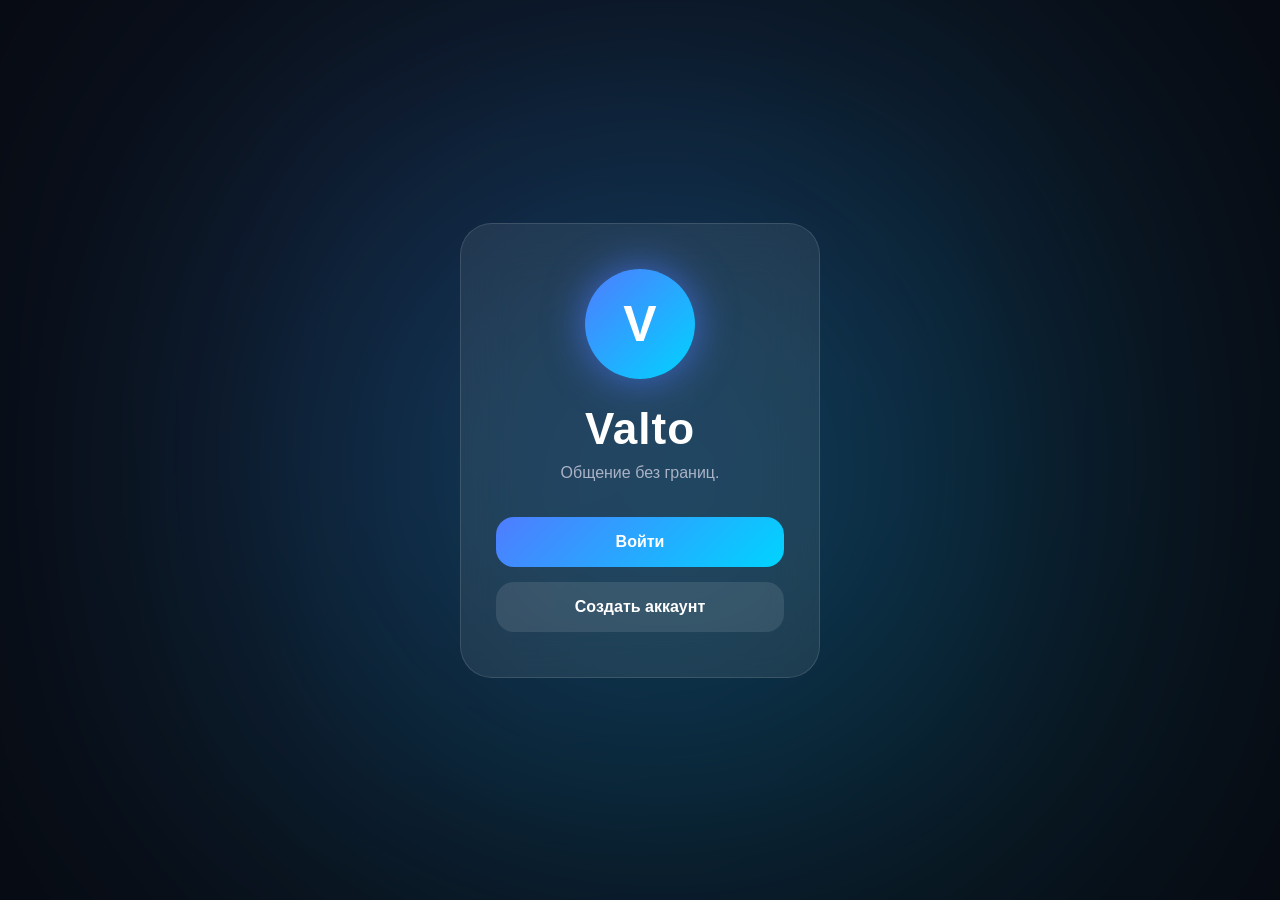
<file: index.html>
<!DOCTYPE html>
<html lang="ru">

<head>
    <meta charset="UTF-8">
    <meta name="viewport"
        content="width=device-width, initial-scale=1.0">

    <title>Valto</title>

    <link rel="stylesheet" href="css/style.css">
</head>

<body>

    <div class="background"></div>

    <main class="container">

        <div class="logo">
            <div class="circle">
                V
            </div>

            <h1>Valto</h1>

            <p>
                Общение без границ.
            </p>
        </div>

        <div class="buttons">

            <a href="login.html" class="btn primary">
                Войти
            </a>

            <a href="register.html" class="btn secondary">
                Создать аккаунт
            </a>

        </div>

    </main>

    <script src="js/app.js"></script>

</body>

</html>
</file>
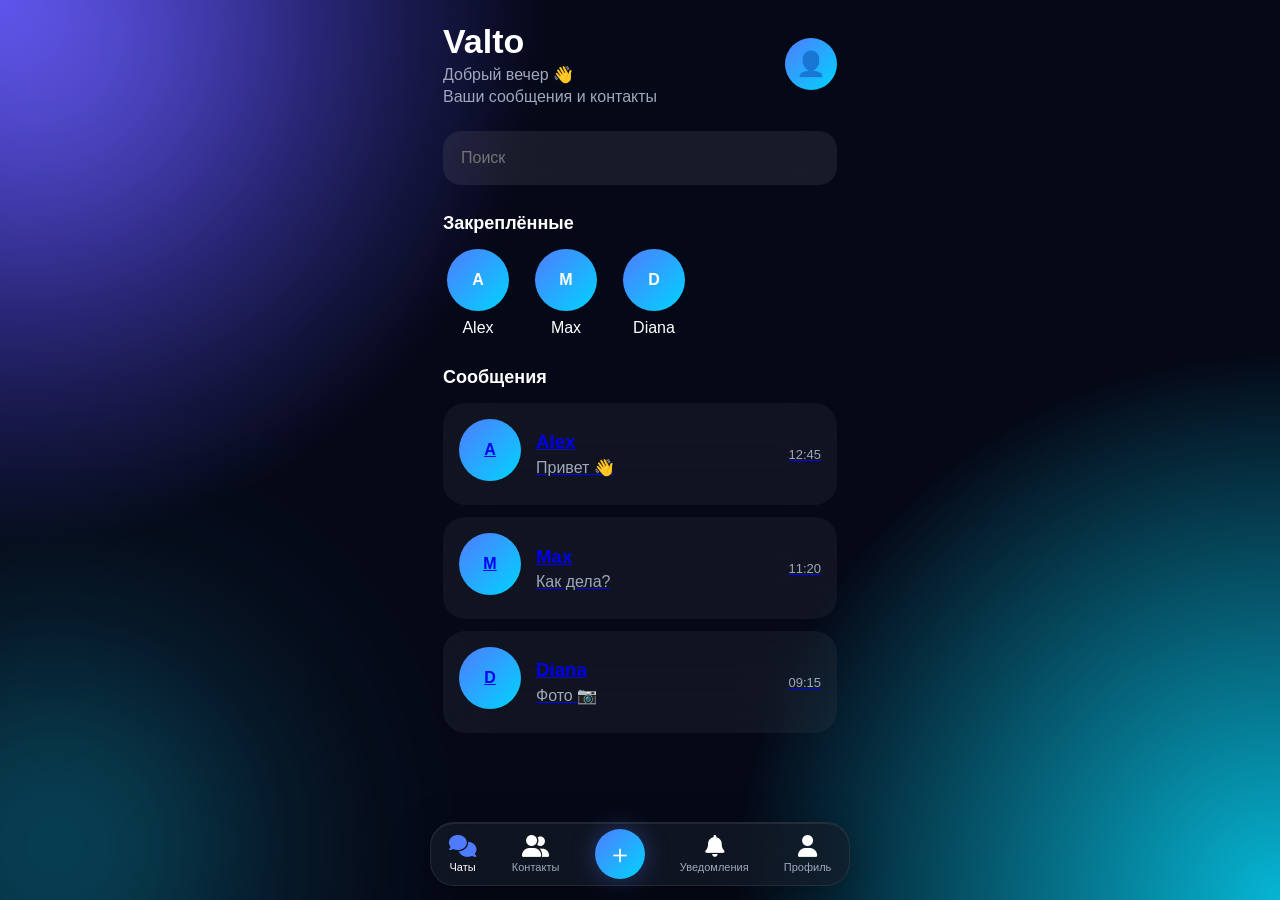
<file: home.html>
<!DOCTYPE html>
<html lang="ru">
<head>
  <meta charset="UTF-8">
  <meta name="viewport" content="width=device-width, initial-scale=1.0">
  <title>Valto</title>

  <link rel="stylesheet" href="css/home.css">
<link rel="stylesheet" href="css/glass.css">
  <link
rel="stylesheet"
href="https://cdnjs.cloudflare.com/ajax/libs/font-awesome/6.5.2/css/all.min.css">

</head>

<body>

<div class="app">

  <header class="topbar">

    <div>
    <h1>Valto</h1>
<p id="welcome">Добрый вечер 👋</p>
     <p id="status">Ваши сообщения и контакты</p>
    </div>

    <div class="profile">
      👤
    </div>

  </header>


  <div class="search">

    <input
      type="text"
      placeholder="Поиск">

  </div>
<div class="background-orb orb1"></div>
<div class="background-orb orb2"></div>

  <h2 class="section-title">
    Закреплённые
  </h2>


  <div class="stories">

    <div class="story">
      <div class="avatar">A</div>
      <span>Alex</span>
    </div>

    <div class="story">
      <div class="avatar">M</div>
      <span>Max</span>
    </div>

    <div class="story">
      <div class="avatar">D</div>
      <span>Diana</span>
    </div>

  </div>


  <h2 class="section-title">
    Сообщения
  </h2>


  <div class="chat-list">

<a href="chat.html?user=Alex" class="chat">

      <div class="avatar">
        A
      </div>

      <div class="chat-info">

        <h3>Alex</h3>

        <p>Привет 👋</p>

      </div>

      <span>12:45</span>

  </a>


  <a href="chat.html?user=Max" class="chat">

      <div class="avatar">
        M
      </div>

      <div class="chat-info">

        <h3>Max</h3>

        <p>Как дела?</p>

      </div>

      <span>11:20</span>

    </a>


    <a href="chat.html?user=Diana" class="chat">

      <div class="avatar">
        D
      </div>

      <div class="chat-info">

        <h3>Diana</h3>

        <p>Фото 📷</p>

      </div>

      <span>09:15</span>

    </a>

  </div>

</div>
  </main>

<nav class="dock">

    <a href="home.html" class="dock-item active">
        <i class="fa-solid fa-comments"></i>
        <span>Чаты</span>
    </a>

    <a href="#" class="dock-item">
        <i class="fa-solid fa-user-group"></i>
        <span>Контакты</span>
    </a>

    <a href="#" class="dock-item add">
        ＋
    </a>

    <a href="#" class="dock-item">
        <i class="fa-solid fa-bell"></i>
        <span>Уведомления</span>
    </a>

   <a href="profile.html" class="dock-item">
    <i class="fa-solid fa-user"></i>
    <span>Профиль</span>
</a>

</nav>
  <script src="js/home.js"></script>
</body>
</html>
</file>
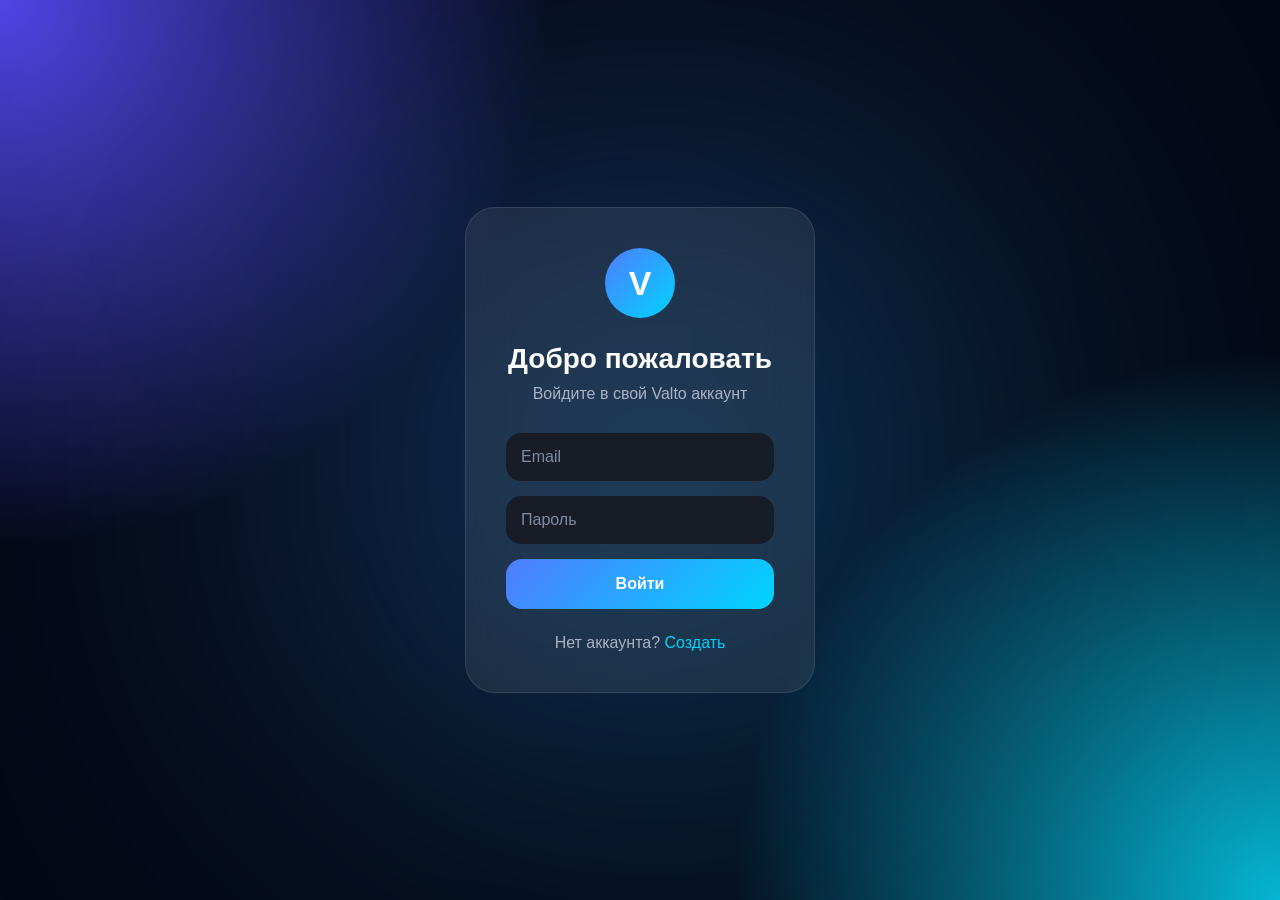
<file: login.html>
<!DOCTYPE html>
<html lang="ru">

<head>
<meta charset="UTF-8">
<meta name="viewport" content="width=device-width, initial-scale=1.0">

<title>Valto — Вход</title>

<link rel="stylesheet" href="css/auth.css">
<link rel="stylesheet" href="css/glass.css">
</head>


<body>

<div class="background"></div>


<main class="auth-card">

    <div class="logo-small">
        V
    </div>


    <h1>
        Добро пожаловать
    </h1>


    <p>
        Войдите в свой Valto аккаунт
    </p>



<form id="loginForm">


        <input 
        type="email"
        placeholder="Email">


        <input 
        type="password"
        placeholder="Пароль">



        <button type="submit">
    Войти
</button>

    </form>


    <div class="link">

        Нет аккаунта?

        <a href="register.html">
            Создать
        </a>

    </div>


</main>

<script src="js/login.js"></script>
</body>

</html>
</file>
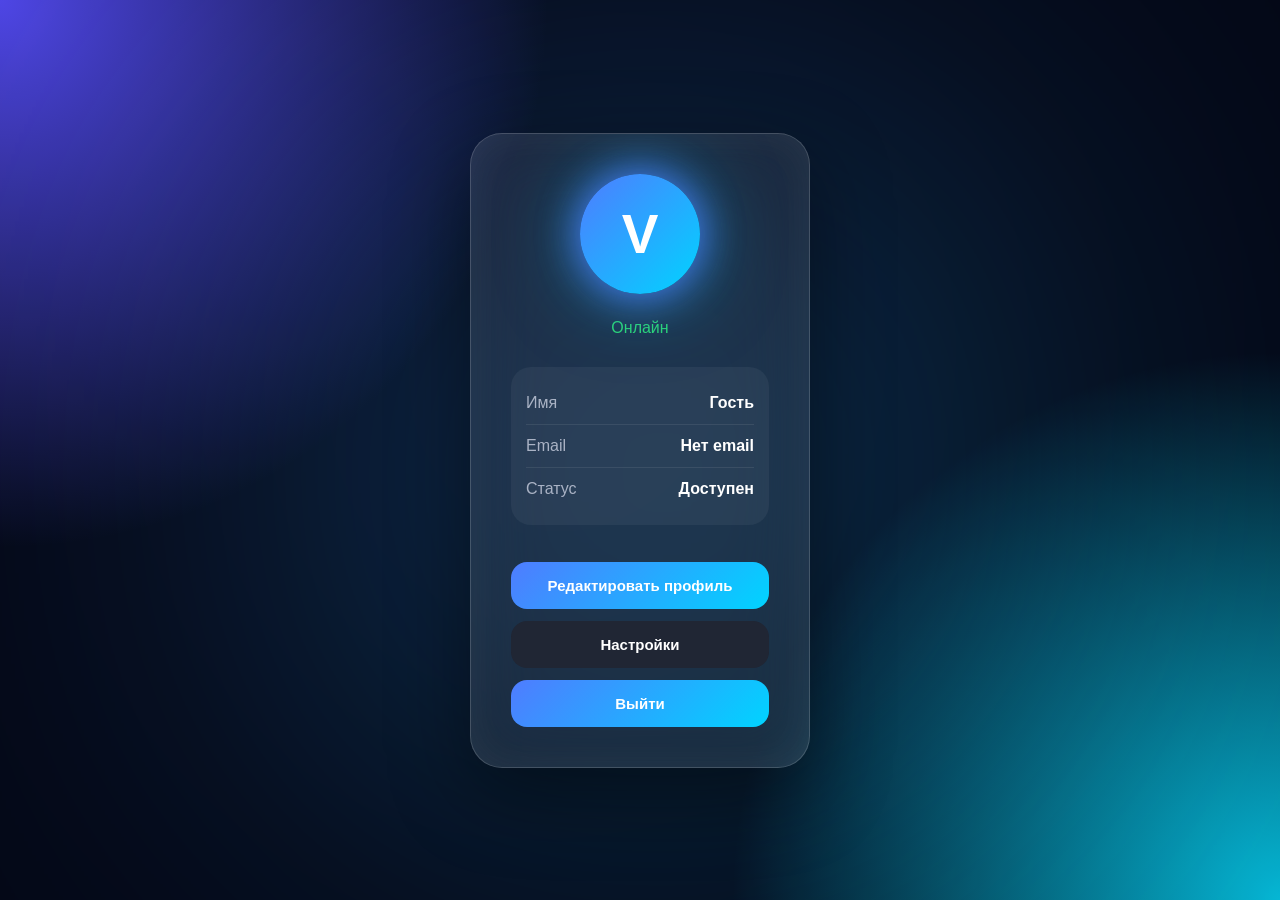
<file: profile.html>
<!DOCTYPE html>
<html lang="ru">

<head>

<meta charset="UTF-8">

<meta name="viewport" content="width=device-width, initial-scale=1.0">

<title>Valto — Профиль</title>

<link rel="stylesheet" href="css/profile.css">
<link rel="stylesheet" href="css/glass.css">
</head>


<body>


<div class="background"></div>


<main class="profile-card">


<div class="avatar">
V
</div>


<h1 id="profileTitle">
Valto User
</h1>


<p class="status">
<span class="status-dot"></span>
Онлайн
</p>



<div class="info">


<div class="item">
<span>Имя</span>
<strong id="profileName">Valto User</strong>
</div>


<div class="item">
<span>Email</span>
<strong id="profileEmail">user@valto.app</strong>
</div>


<div class="item">
<span>Статус</span>
<strong>Доступен</strong>
</div>


</div>



<button>
Редактировать профиль
</button>


<button class="dark">
Настройки
</button>


<button id="logout">
Выйти
</button>



</main>

<script src="js/profile.js"></script>
</body>

</html>
</file>
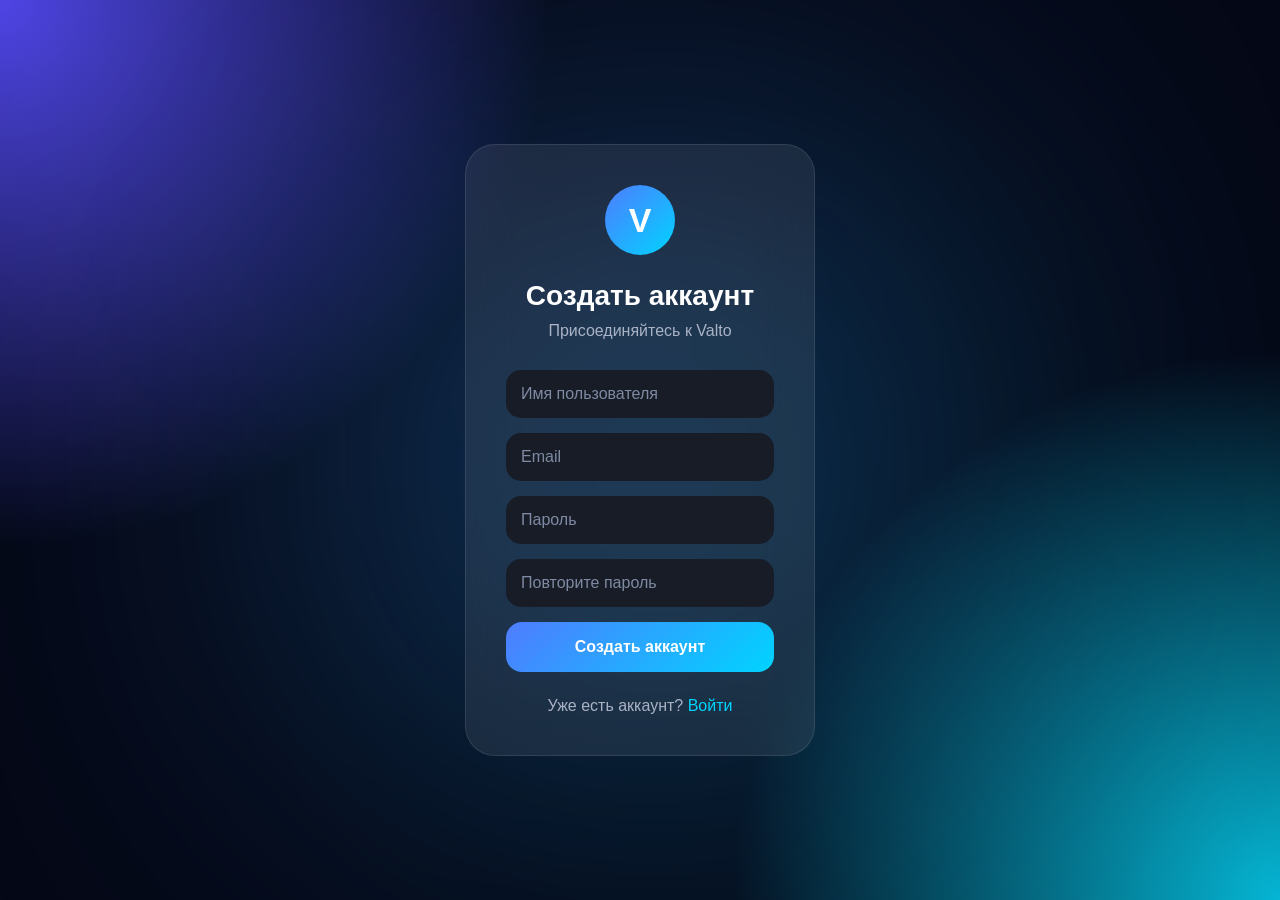
<file: register.html>
<!DOCTYPE html>
<html lang="ru">

<head>

<meta charset="UTF-8">

<meta name="viewport" content="width=device-width, initial-scale=1.0">

<title>Valto — Регистрация</title>

<link rel="stylesheet" href="css/auth.css">
<link rel="stylesheet" href="css/glass.css">
</head>


<body>


<div class="background"></div>


<main class="auth-card">


<div class="logo-small">
V
</div>


<h1>
Создать аккаунт
</h1>


<p>
Присоединяйтесь к Valto
</p>



<form id="registerForm">


<input 
type="text"
placeholder="Имя пользователя">



<input 
type="email"
placeholder="Email">



<input 
type="password"
placeholder="Пароль">



<input 
type="password"
placeholder="Повторите пароль">



<button type="submit">
Создать аккаунт
</button>


</form>



<div class="link">

Уже есть аккаунт?

<a href="login.html">
Войти
</a>


</div>


</main>

<script src="js/register.js"></script>
</body>

</html>
</file>
<file: css/style.css>
* {
    margin: 0;
    padding: 0;
    box-sizing: border-box;
}

:root {
    --bg: #080B12;
    --card: rgba(255,255,255,0.08);
    --primary: #4F7CFF;
    --secondary: #00D4FF;
    --text: #ffffff;
    --muted: #AAB3C5;
}

body {
    min-height: 100vh;
    background: var(--bg);
    color: var(--text);
    font-family: -apple-system, BlinkMacSystemFont, "Segoe UI", Arial, sans-serif;
    display: flex;
    justify-content: center;
    align-items: center;
    overflow: hidden;
}


/* Фоновое свечение */

.background {
    position: fixed;
    width: 700px;
    height: 700px;
    background: linear-gradient(
        135deg,
        var(--primary),
        var(--secondary)
    );

    filter: blur(180px);
    opacity: 0.35;

    animation: move 12s infinite alternate;
}


@keyframes move {

    from {
        transform: translate(-200px,-150px);
    }

    to {
        transform: translate(200px,150px);
    }

}


/* Главная карточка */

.container {

    width: 360px;

    padding: 45px 35px;

    background: var(--card);

    backdrop-filter: blur(25px);

    border-radius: 32px;

    border: 1px solid rgba(255,255,255,.12);

    text-align: center;

    animation: appear .8s ease;

}


@keyframes appear {

    from {
        opacity:0;
        transform: translateY(30px);
    }

    to {
        opacity:1;
        transform:translateY(0);
    }

}


/* Логотип */

.circle {

    width:110px;
    height:110px;

    margin:0 auto 25px;

    border-radius:50%;

    display:flex;
    justify-content:center;
    align-items:center;

    font-size:50px;
    font-weight:800;

    background:
    linear-gradient(
        135deg,
        var(--primary),
        var(--secondary)
    );


    box-shadow:
    0 0 40px rgba(79,124,255,.7);

    animation:pulse 3s infinite;

}


@keyframes pulse {

    50% {
        transform:scale(1.05);
    }

}


/* Текст */

h1 {

    font-size:44px;

    letter-spacing:1px;

    margin-bottom:10px;

}


p {

    color:var(--muted);

    font-size:16px;

    margin-bottom:35px;

}


/* Кнопки */

.btn {

    display:block;

    padding:16px;

    border-radius:18px;

    margin-top:15px;

    text-decoration:none;

    font-weight:700;

    transition:.3s;

}


.primary {

    background:
    linear-gradient(
        135deg,
        var(--primary),
        var(--secondary)
    );

    color:white;

}


.secondary {

    background:
    rgba(255,255,255,.1);

    color:white;

}



.btn:hover {

    transform:translateY(-4px);

}


@media(max-width:480px){

.container{

    width:90%;

}

}
</file>
<file: css/home.css>
*{
    margin:0;
    padding:0;
    box-sizing:border-box;
}

:root{
    --bg:#080B12;
    --surface:#111620;
    --surface-2:#1A2130;
    --text:#FFFFFF;
    --muted:#9FA8BC;
    --primary:#4F7CFF;
    --primary2:#00D4FF;
}

body{

    background:var(--bg);

    color:var(--text);

    font-family:
    -apple-system,
    BlinkMacSystemFont,
    "SF Pro Display",
    "Segoe UI",
    sans-serif;

}

.app{

    max-width:430px;
    margin:auto;
    min-height:100vh;

    padding:22px 18px 120px;
animation: appFade .5s ease;
}


/* ---------- Верх ---------- */

.topbar{

    display:flex;

    justify-content:space-between;

    align-items:center;

    margin-bottom:25px;

}

.topbar h1{

    font-size:34px;

    font-weight:700;

}

.topbar p{

    color:var(--muted);

    margin-top:4px;

}

.profile{

    width:52px;

    height:52px;

    border-radius:50%;

    display:flex;

    align-items:center;

    justify-content:center;

    font-size:24px;

    background:
    linear-gradient(
    135deg,
    var(--primary),
    var(--primary2)
    );

}

/* ---------- Поиск ---------- */

.search{

    margin-bottom:28px;

}

.search input{

    width:100%;

    height:54px;

    border:none;

    outline:none;

    border-radius:18px;

    background:rgba(255,255,255,.08);

    color:white;

    padding:0 18px;

    font-size:16px;

    backdrop-filter:blur(20px);

    -webkit-backdrop-filter:blur(20px);

}

/* ---------- Заголовки ---------- */

.section-title{

    font-size:18px;

    margin-bottom:15px;

}

/* ---------- Избранное ---------- */

.stories{

    display:flex;

    gap:18px;

    overflow:auto;

    margin-bottom:30px;

}

.story{

    text-align:center;

    min-width:70px;

}

.avatar{

    width:62px;

    height:62px;

    border-radius:50%;

    display:flex;

    align-items:center;

    justify-content:center;

    font-weight:bold;

    background:

    linear-gradient(
    135deg,
    var(--primary),
    var(--primary2)
    );

    margin:auto;

    margin-bottom:8px;
transition: transform .3s ease;
}

.chat:hover .avatar{
    transform: scale(1.08);
}

/* ---------- Чаты ---------- */

.chat{

    display:flex;

    align-items:center;
    
    transition: transform .25s ease, background .25s ease;
    cursor:pointer;
    
    gap:15px;

    padding:16px;

    border-radius:22px;

    margin-bottom:12px;

    background:rgba(255,255,255,.05);

    backdrop-filter:blur(25px);

    -webkit-backdrop-filter:blur(25px);

}

.chat:active{

    transform:scale(.98);

}

.chat-info{

    flex:1;

}

.chat-info h3{

    margin-bottom:5px;

}

.chat-info p{

    color:var(--muted);

}

.chat span{

    font-size:13px;

    color:var(--muted);

}
/* =========================
   VALTO GLASS DOCK
========================= */

.dock{

    position:fixed;

    left:50%;
    bottom:14px;

    transform:translateX(-50%);

    width:88%;
    max-width:420px;

    height:64px;

    display:flex;

    justify-content:space-around;
    align-items:center;

    border-radius:24px;

    background:rgba(22,28,40,.65);

    backdrop-filter:blur(30px);
    -webkit-backdrop-filter:blur(30px);

    border:1px solid rgba(255,255,255,.08);

    box-shadow:
        0 12px 40px rgba(0,0,0,.35),
        inset 0 1px rgba(255,255,255,.08);

    z-index:999;
}

.dock-item{

    color:white;

    text-decoration:none;

    display:flex;

    flex-direction:column;

    align-items:center;

    gap:4px;

    font-size:22px;

    transition:.25s;

}

.dock-item span{

    font-size:11px;

    color:#9FA8BC;

}

.dock-item:active{

    transform:scale(.90);

}

.dock-item.active{

    color:#4F7CFF;

}

.dock-item.active span{

    color:white;

}

.add{

    width:50px;
    height:50px;

    border-radius:50%;

    display:flex;

    justify-content:center;
    align-items:center;

    background:linear-gradient(
        135deg,
        #4F7CFF,
        #00D4FF
    );

    color:white;

    font-size:26px;

    box-shadow:
        0 0 25px rgba(79,124,255,.35);

}
.chat:hover{

    transform:translateY(-4px) scale(1.01);

    background:rgba(255,255,255,.06);

    box-shadow:
        0 8px 24px rgba(0,0,0,.25);

}
.chat:active{

    transform:scale(.98);

}
/* ---------- Animated Liquid Glass ---------- */

.background-orb{
    position:fixed;
    width:320px;
    height:320px;
    border-radius:50%;
    filter:blur(120px);
    opacity:.12;
    z-index:-1;
    pointer-events:none;
}

.orb1{
    background:#4b7cff;
    top:-120px;
    right:-80px;
    animation:float1 18s ease-in-out infinite;
}

.orb2{
    background:#00c6ff;
    bottom:120px;
    left:-120px;
    animation:float2 22s ease-in-out infinite;
}

@keyframes float1{

0%{
transform:translate(0,0) scale(1);
}

50%{
transform:translate(-80px,60px) scale(1.25);
}

100%{
transform:translate(0,0) scale(1);
}

}

@keyframes float2{

0%{
transform:translate(0,0) scale(1);
}

50%{
transform:translate(90px,-80px) scale(1.3);
}

100%{
transform:translate(0,0) scale(1);
}

}
@keyframes appFade{

    from{
        opacity:0;
        transform:translateY(20px);
    }

    to{
        opacity:1;
        transform:translateY(0);
    }

}
body{
    transition: opacity .25s ease;
}

body.page-out{
    opacity:0;
}
</file>
<file: css/glass.css>
/* =====================
   VALTO LIQUID GLASS
===================== */


body {
    background:
    radial-gradient(circle at top left, #4f46e5, transparent 35%),
    radial-gradient(circle at bottom right, #06b6d4, transparent 35%),
    #050816;

    color: white;
    overflow-x: hidden;
}


/* стеклянная поверхность */

.glass {

    background: rgba(255,255,255,0.08);

    backdrop-filter: blur(25px);
    -webkit-backdrop-filter: blur(25px);

    border: 1px solid rgba(255,255,255,0.15);

    box-shadow:
    0 20px 50px rgba(0,0,0,0.35);

}


/* плавное появление */

.fade-in {

    animation: fadeIn .6s ease;

}


@keyframes fadeIn {

    from {
        opacity:0;
        transform: translateY(20px);
    }

    to {
        opacity:1;
        transform:translateY(0);
    }

}


/* кнопки */

button,
.btn {

    transition:
transform .35s cubic-bezier(.34,1.56,.64,1),
box-shadow .35s ease;

}


button:hover,
.btn:hover {

    transform: translateY(-3px);

    box-shadow:
    0 10px 30px rgba(99,102,241,.5);

}
/* =====================
   LIQUID GLASS ORBS
===================== */

.background-orb {
    position: fixed;
    width: 350px;
    height: 350px;
    border-radius: 50%;
    filter: blur(120px);
    opacity: .45;
    z-index: -1;
    animation: floatOrb 12s infinite alternate ease-in-out;
   mix-blend-mode: screen;
pointer-events: none;
}


.orb1 {
    background: #4f46e5;
    top: -120px;
    left: -120px;
}


.orb2 {
    background: #06b6d4;
    bottom: -120px;
    right: -120px;
    animation-delay: 3s;
}


@keyframes floatOrb {

    from {
        transform: translate(0,0) scale(1);
    }

    to {

transform:
translate(80px,50px)
scale(1.25)
rotate(15deg);

}

}


/* стеклянное движение */

.glass:hover {

    transform: translateY(-5px);

    box-shadow:
    0 30px 80px rgba(0,0,0,.45),
    inset 0 0 30px rgba(255,255,255,.08);

}
/* =====================
   VALTO LIQUID REFLECTION
===================== */


.glass {
    position:relative;
    overflow:hidden;
}


.glass::before {

    content:"";

    position:absolute;

    inset:0;


    background:
    linear-gradient(
        120deg,
        rgba(255,255,255,.28),
        transparent 35%
    );


    opacity:.35;

    pointer-events:none;


    animation:
    glassLight 8s infinite alternate;

}



@keyframes glassLight {


    from {

        transform:
        translateX(-30%);

    }


    to {

        transform:
        translateX(30%);

    }

}
</file>
<file: css/auth.css>
*{
margin:0;
padding:0;
box-sizing:border-box;
}


body{

height:100vh;

background:#080B12;

color:white;

font-family:-apple-system,BlinkMacSystemFont,"Segoe UI",sans-serif;

display:flex;

justify-content:center;

align-items:center;

}



.background{

position:fixed;

width:600px;

height:600px;

background:linear-gradient(
135deg,
#4F7CFF,
#00D4FF
);

filter:blur(180px);

opacity:.3;

}



.auth-card{

position:relative;

width:350px;

padding:40px;

background:rgba(255,255,255,.08);

backdrop-filter:blur(25px);

border-radius:30px;

border:1px solid rgba(255,255,255,.1);

text-align:center;

}



.logo-small{

width:70px;

height:70px;

margin:auto;

margin-bottom:25px;

border-radius:50%;

background:linear-gradient(
135deg,
#4F7CFF,
#00D4FF
);

display:flex;

align-items:center;

justify-content:center;

font-size:34px;

font-weight:800;

}



h1{

font-size:28px;

margin-bottom:10px;

}



p{

color:#AAB3C5;

margin-bottom:30px;

}



input{

width:100%;

padding:15px;

margin-bottom:15px;

border-radius:15px;

border:none;

outline:none;

background:#171C26;

color:white;

font-size:16px;

}



button{

width:100%;

padding:16px;

border:none;

border-radius:16px;

background:linear-gradient(
135deg,
#4F7CFF,
#00D4FF
);

color:white;

font-weight:700;

font-size:16px;

cursor:pointer;

}



.link{

margin-top:25px;

color:#AAB3C5;

}



a{

color:#00D4FF;

text-decoration:none;

}
input::placeholder{
    color:#7f8aa3;
}


button:hover{

transform:translateY(-3px);

box-shadow:
0 10px 30px rgba(79,124,255,.4);

}


button{

transition:.3s;

}
</file>
<file: css/profile.css>
*{
margin:0;
padding:0;
box-sizing:border-box;
}


body{

height:100vh;

background:#080B12;

font-family:-apple-system,BlinkMacSystemFont,"Segoe UI",sans-serif;

color:white;

display:flex;

justify-content:center;

align-items:center;

}



.background{

position:fixed;

width:700px;

height:700px;

background:linear-gradient(
135deg,
#4F7CFF,
#00D4FF
);

filter:blur(200px);

opacity:.25;

}



.profile-card{

position:relative;

width:340px;

padding:40px;

background:
rgba(255,255,255,.08);

backdrop-filter:
blur(35px);

-webkit-backdrop-filter:
blur(35px);


border-radius:32px;

text-align:center;


border:
1px solid rgba(255,255,255,.18);


box-shadow:

0 25px 80px rgba(0,0,0,.45),

inset 0 0 40px rgba(255,255,255,.05);


overflow:hidden;


animation:
profileShow .7s ease;

}



.avatar{

width:120px;

height:120px;

margin:auto;

border-radius:50%;

background:linear-gradient(
135deg,
#4F7CFF,
#00D4FF
);

display:flex;

justify-content:center;

align-items:center;

font-size:55px;

font-weight:800;

box-shadow:
0 0 40px #4F7CFF,
0 0 80px rgba(0,212,255,.5);

margin-bottom:25px;
  position:relative;
overflow:hidden;
  animation: avatarFloat 4s infinite ease-in-out;
}



h1{

margin-bottom:10px;

}



.status{

color:#2ED573;

margin-bottom:30px;

}



.info{

background:rgba(255,255,255,.05);

border-radius:20px;

padding:15px;

margin-bottom:25px;

}



.item{

display:flex;

justify-content:space-between;

padding:12px 0;

border-bottom:1px solid rgba(255,255,255,.08);

}



.item:last-child{

border:none;

}



.item span{

color:#AAB3C5;

}



button{

width:100%;

padding:15px;

border:none;

border-radius:16px;

margin-top:12px;

background:linear-gradient(
135deg,
#4F7CFF,
#00D4FF
);

color:white;

font-weight:700;

font-size:15px;
transition:
transform .35s cubic-bezier(.34,1.56,.64,1),
box-shadow .35s ease;

cursor:pointer;
}
button:hover{

transform:
translateY(-4px);


box-shadow:

0 15px 35px rgba(79,124,255,.45);

}


button.dark{

background:#202634;

}



a{

display:block;

margin-top:25px;

color:#AAB3C5;

text-decoration:none;

}
@keyframes profileShow {

from {

opacity:0;

transform:
translateY(40px)
scale(.95);

}


to {

opacity:1;

transform:
translateY(0)
scale(1);

}

}
@keyframes avatarFloat{

0%{
transform:translateY(0);
}

50%{
transform:translateY(-8px);
}

100%{
transform:translateY(
.avatar::after {


content:"";


position:absolute;


inset:-4px;


border-radius:50%;


border:
2px solid rgba(255,255,255,.5);


animation:
avatarRing 4s infinite;


}



@keyframes avatarRing {


0% {

transform:
scale(.9);

opacity:.5;

}


100% {

transform:
scale(1.2);

opacity:0;

}


}
/* ONLINE DOT ANIMATION */

.status-dot{
    display:inline-block;
    width:12px;
    height:12px;
    background:#00ff66;
    border-radius:50%;
    margin-right:8px;
    box-shadow:0 0 15px #00ff66;
    animation:pulseOnline 2s infinite;
}


@keyframes pulseOnline{

    0%{
        transform:scale(1);
        opacity:1;
    }

    50%{
        transform:scale(1.3);
        opacity:.5;
    }

    100%{
        transform:scale(1);
        opacity:1;
    }

}
@keyframes glassShine {

0%{
transform:translateX(-100%) rotate(25deg);
}

50%{
transform:translateX(100%) rotate(25deg);
}

100%{
transform:translateX(100%) rotate(25deg);
}

}
</file>
